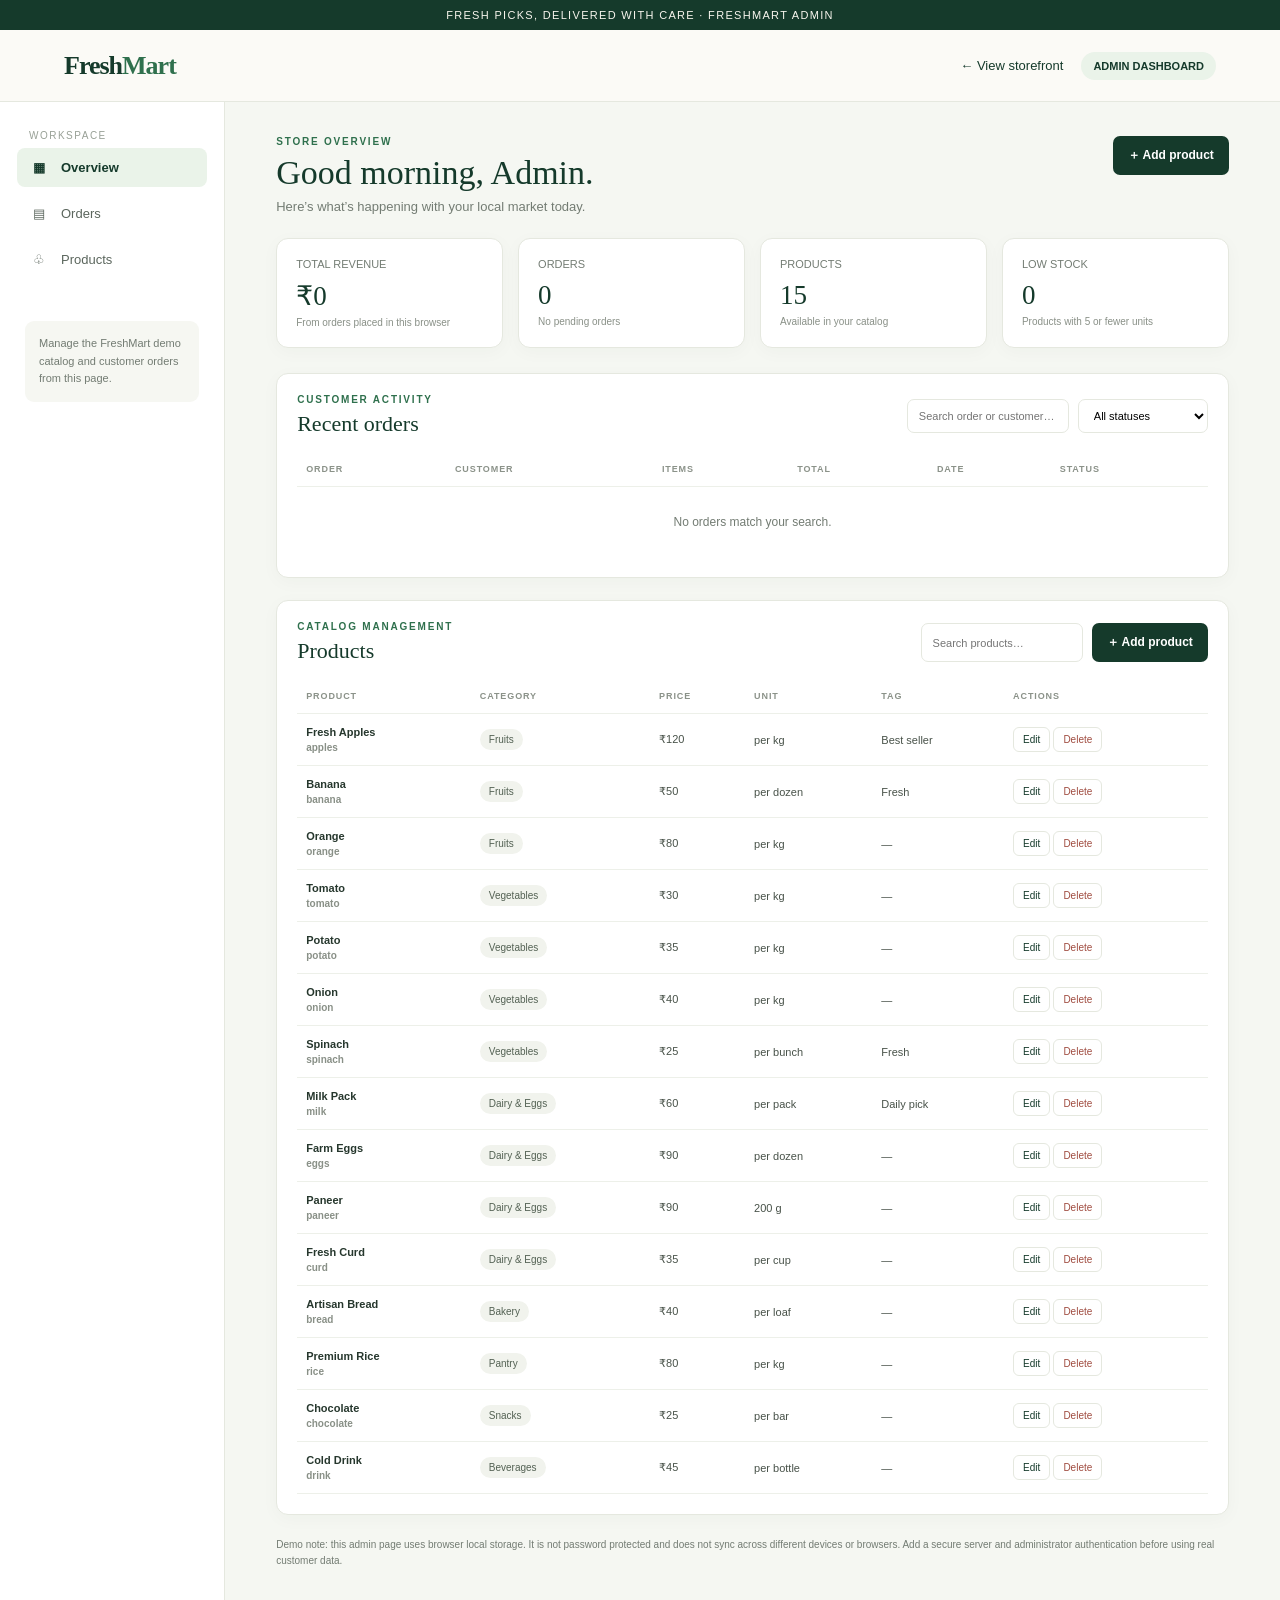
<file: htmlproject/admin page of local online store/admin.html>
<!DOCTYPE html>
<html lang="en">
<head>
<meta charset="UTF-8"><meta name="viewport" content="width=device-width,initial-scale=1"><meta name="theme-color" content="#153a2b"><title>FreshMart — Admin Dashboard</title>
<link rel="stylesheet" href="admin.css">
</head>
<body>
<div class="top-note">Fresh picks, delivered with care · FreshMart admin</div>
<header><a class="brand" href="index.html">Fresh<span>Mart</span></a><div class="header-right"><a href="index.html">← View storefront</a><span class="admin-badge">ADMIN DASHBOARD</span></div></header>
<div class="layout">
<aside><div class="side-label">Workspace</div><a class="side-link active" href="#overview"><span>▦</span>Overview</a><a class="side-link" href="#orders"><span>▤</span>Orders</a><a class="side-link" href="#products"><span>♧</span>Products</a><div class="side-note">Manage the FreshMart demo catalog and customer orders from this page.</div></aside>
<main class="main" id="overview">
<div class="page-head"><div><div class="kicker">Store overview</div><h1>Good morning, Admin.</h1><p>Here’s what’s happening with your local market today.</p></div><button class="button" id="newProduct">＋ Add product</button></div>
<section class="stats"><article class="stat"><div class="stat-label">TOTAL REVENUE</div><div class="stat-value" id="revenue">₹0</div><div class="stat-foot">From orders placed in this browser</div></article><article class="stat"><div class="stat-label">ORDERS</div><div class="stat-value" id="orderCount">0</div><div class="stat-foot" id="pendingCount">No pending orders</div></article><article class="stat"><div class="stat-label">PRODUCTS</div><div class="stat-value" id="productCount">0</div><div class="stat-foot">Available in your catalog</div></article><article class="stat"><div class="stat-label">LOW STOCK</div><div class="stat-value" id="lowStock">0</div><div class="stat-foot">Products with 5 or fewer units</div></article></section>
<section class="panel" id="orders"><div class="panel-head"><div><div class="kicker">Customer activity</div><h2 style="margin-top:6px">Recent orders</h2></div><div class="tools"><input id="orderSearch" placeholder="Search order or customer…"><select id="statusFilter"><option value="All">All statuses</option><option>Pending</option><option>Confirmed</option><option>Preparing</option><option>Out for delivery</option><option>Delivered</option><option>Cancelled</option></select></div></div><div class="table-wrap"><table><thead><tr><th>ORDER</th><th>CUSTOMER</th><th>ITEMS</th><th>TOTAL</th><th>DATE</th><th>STATUS</th></tr></thead><tbody id="ordersBody"></tbody></table></div><div class="empty hidden" id="noOrders">No orders match your search.</div></section>
<section class="panel" id="products"><div class="panel-head"><div><div class="kicker">Catalog management</div><h2 style="margin-top:6px">Products</h2></div><div class="tools"><input id="productSearch" placeholder="Search products…"><button class="button" id="newProduct2">＋ Add product</button></div></div><div class="table-wrap"><table><thead><tr><th>PRODUCT</th><th>CATEGORY</th><th>PRICE</th><th>UNIT</th><th>TAG</th><th>ACTIONS</th></tr></thead><tbody id="productsBody"></tbody></table></div><div class="empty hidden" id="noProducts">No products match your search.</div></section>
<p class="hint">Demo note: this admin page uses browser local storage. It is not password protected and does not sync across different devices or browsers. Add a secure server and administrator authentication before using real customer data.</p>
</main></div>
<div class="modal-bg hidden" id="modalBg"><section class="modal"><button class="close" id="closeModal">×</button><div class="kicker">Catalog management</div><h2 id="formTitle">Add product</h2><form id="productForm"><input type="hidden" name="id"><div class="form-grid"><div class="field full"><label>Product name</label><input name="name" required maxlength="70" placeholder="e.g. Fresh Apples"></div><div class="field"><label>Category</label><input name="category" required placeholder="e.g. Fruits"></div><div class="field"><label>Price (₹)</label><input name="price" type="number" min="0.01" step="0.01" required></div><div class="field"><label>Unit</label><input name="unit" required placeholder="per kg"></div><div class="field"><label>Tag (optional)</label><input name="tag" placeholder="Fresh"></div><div class="field full"><label>Product image URL</label><input name="image" type="url" placeholder="https://…"></div></div><div class="form-actions"><button type="button" class="button secondary" id="cancelForm">Cancel</button><button class="button" type="submit">Save product</button></div></form></section></div><div class="toast" id="toast"></div>
<script src="admin.js"></script>
</body>
</html>
</file>
<file: htmlproject/admin page of local online store/admin.css>
:root{--forest:#153a2b;--green:#2f704d;--mint:#eaf3e9;--cream:#fbfaf6;--ink:#202720;--muted:#737c73;--line:#e5e8df;--gold:#c9a96e;--shadow:0 14px 40px rgba(31,52,38,.07)}*{box-sizing:border-box}body{margin:0;font:14px Inter,"Segoe UI",Arial,sans-serif;background:#f5f7f2;color:var(--ink)}button,input,select{font:inherit}button{cursor:pointer}.top-note{text-align:center;background:var(--forest);color:#f7f5ed;padding:9px 12px;font-size:11px;letter-spacing:.12em;text-transform:uppercase}header{height:72px;background:var(--cream);border-bottom:1px solid var(--line);display:flex;align-items:center;justify-content:space-between;padding:0 5%;position:sticky;top:0;z-index:3}.brand{font:700 26px Georgia,serif;color:var(--forest);text-decoration:none;letter-spacing:-1px}.brand span{color:var(--green)}.header-right{display:flex;align-items:center;gap:18px}.header-right a{color:var(--forest);text-decoration:none;font-size:13px}.admin-badge{border-radius:99px;padding:8px 12px;background:var(--mint);color:var(--forest);font-size:11px;font-weight:700}.layout{display:grid;grid-template-columns:225px 1fr;max-width:1450px;margin:auto;min-height:calc(100vh - 115px)}aside{background:#fff;border-right:1px solid var(--line);padding:28px 17px}.side-label{padding:0 12px;color:#98a096;font-size:10px;letter-spacing:.15em;text-transform:uppercase}.side-link{display:flex;gap:12px;align-items:center;margin-top:7px;padding:12px;border-radius:8px;text-decoration:none;color:#5b665d;font-size:13px}.side-link:hover,.side-link.active{background:var(--mint);color:var(--forest);font-weight:700}.side-link span:first-child{width:20px;text-align:center}.side-note{margin:42px 8px 0;padding:14px;background:#f6f7f2;border-radius:9px;color:var(--muted);font-size:11px;line-height:1.6}.main{padding:34px clamp(18px,4vw,54px);max-width:1250px;width:100%}.page-head{display:flex;align-items:flex-start;justify-content:space-between;gap:20px;margin-bottom:24px}.kicker{font-size:10px;letter-spacing:.18em;text-transform:uppercase;color:var(--green);font-weight:700}.page-head h1{font:34px Georgia,serif;color:var(--forest);margin:7px 0}.page-head p{margin:0;color:var(--muted);font-size:13px}.button{border:0;border-radius:7px;background:var(--forest);color:#fff;font-weight:700;padding:11px 15px;font-size:12px}.button:hover{background:var(--green)}.button.secondary{background:#fff;border:1px solid var(--line);color:var(--forest)}.stats{display:grid;grid-template-columns:repeat(4,1fr);gap:15px;margin:20px 0 25px}.stat{background:white;border:1px solid var(--line);border-radius:12px;padding:19px;box-shadow:0 4px 18px #20332208}.stat-label{font-size:11px;color:var(--muted)}.stat-value{font:27px Georgia,serif;color:var(--forest);margin:10px 0 5px}.stat-foot{font-size:10px;color:#899087}.panel{background:#fff;border:1px solid var(--line);border-radius:12px;padding:20px;margin-bottom:22px;box-shadow:0 4px 18px #20332208}.panel-head{display:flex;align-items:center;justify-content:space-between;gap:12px;margin-bottom:15px}.panel h2{font:22px Georgia,serif;color:var(--forest);margin:0}.tools{display:flex;gap:9px}.tools input,.tools select{border:1px solid var(--line);border-radius:7px;background:white;padding:9px 11px;font-size:11px;min-width:130px;outline-color:var(--green)}.table-wrap{overflow:auto}table{width:100%;border-collapse:collapse;min-width:690px}th,td{text-align:left;border-bottom:1px solid #edf0e9;padding:12px 9px;font-size:11px}th{font-size:9px;color:#8b9289;letter-spacing:.1em;font-weight:700}td{color:#485249}.product-name{font-weight:700;color:#26372d}.subtext{display:block;color:#899087;font-size:10px;margin-top:4px}.pill{display:inline-block;border-radius:99px;padding:5px 9px;background:#f1f3ed;color:#536153;font-size:10px}.status{border:1px solid var(--line);border-radius:6px;background:white;padding:7px 8px;font-size:10px;color:var(--forest)}.table-btn{border:1px solid var(--line);background:white;border-radius:6px;padding:6px 9px;color:var(--forest);font-size:10px}.table-btn.delete{color:#a04c40}.empty{padding:28px;text-align:center;color:var(--muted);font-size:12px}.hidden{display:none!important}.modal-bg{position:fixed;inset:0;background:#14231988;z-index:5;display:grid;place-items:center;padding:16px}.modal{background:var(--cream);width:min(530px,100%);max-height:90vh;overflow:auto;border-radius:13px;padding:26px;position:relative;box-shadow:var(--shadow)}.modal h2{font:27px Georgia,serif;color:var(--forest);margin:7px 0 18px}.close{position:absolute;right:16px;top:13px;border:0;background:none;font-size:25px;color:#727a72}.form-grid{display:grid;grid-template-columns:1fr 1fr;gap:13px}.field label{display:block;font-size:10px;font-weight:700;color:#586258;margin:0 0 6px}.field input{width:100%;padding:11px;border:1px solid var(--line);border-radius:7px;background:#fff;outline-color:var(--green);font-size:12px}.field.full{grid-column:1/-1}.form-actions{display:flex;justify-content:flex-end;gap:8px;margin-top:20px}.hint{font-size:10px;color:var(--muted);line-height:1.6;margin-top:15px}.toast{position:fixed;z-index:9;bottom:20px;left:50%;transform:translate(-50%,15px);opacity:0;background:var(--forest);color:white;border-radius:7px;padding:12px 17px;font-size:12px;transition:.2s}.toast.show{opacity:1;transform:translate(-50%,0)}
@media(max-width:900px){.stats{grid-template-columns:repeat(2,1fr)}}@media(max-width:700px){.layout{grid-template-columns:1fr}aside{display:flex;align-items:center;gap:5px;padding:8px 12px;border-right:0;border-bottom:1px solid var(--line);overflow:auto}.side-label,.side-note{display:none}.side-link{white-space:nowrap;margin:0;padding:10px;font-size:11px}.main{padding:25px 14px}.page-head h1{font-size:28px}.header-right{gap:10px}.header-right a{font-size:11px}.admin-badge{font-size:9px}.stats{gap:9px}.stat{padding:14px}.stat-value{font-size:23px}.panel{padding:14px}.panel-head{align-items:flex-start;flex-direction:column}.tools{width:100%;flex-wrap:wrap}.tools input{flex:1}.form-grid{grid-template-columns:1fr}.field.full{grid-column:auto}}@media(max-width:420px){.brand{font-size:22px}.header-right a:first-child{display:none}.stats{grid-template-columns:1fr 1fr}}
</file>
